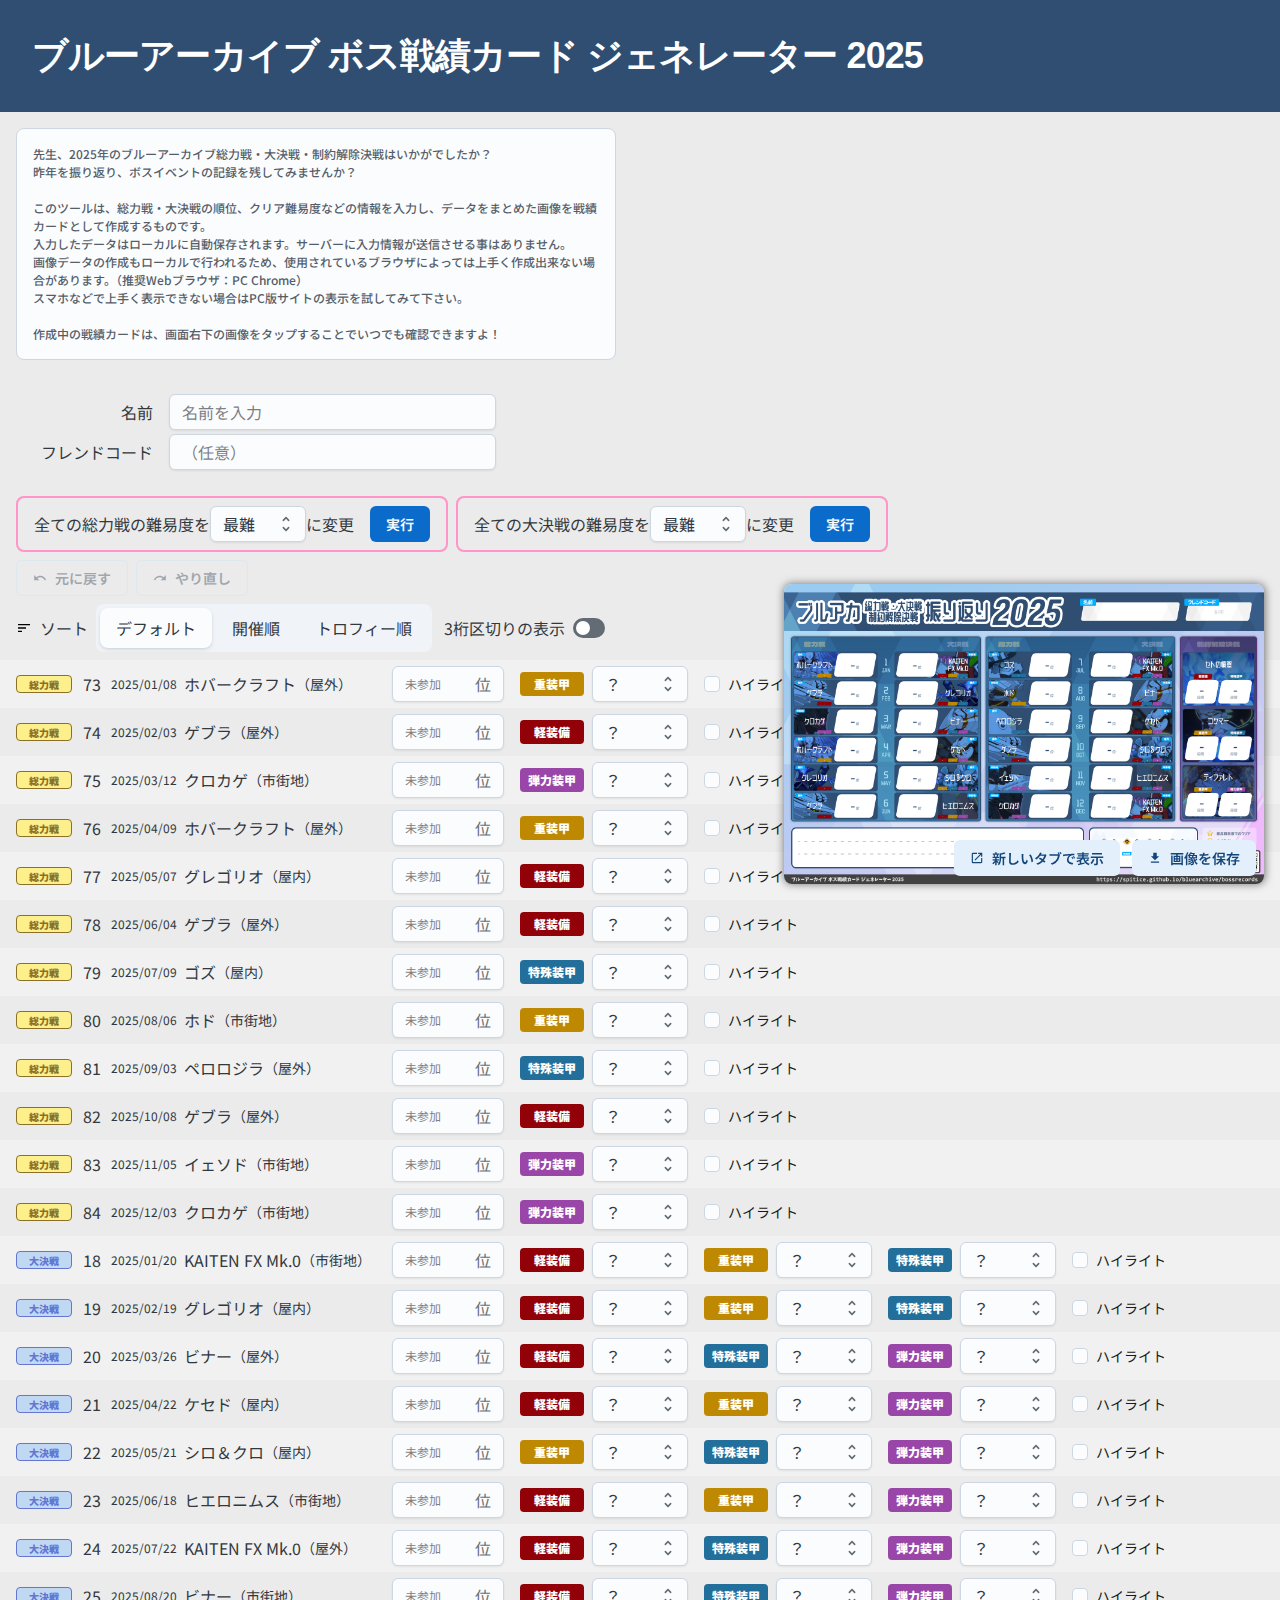
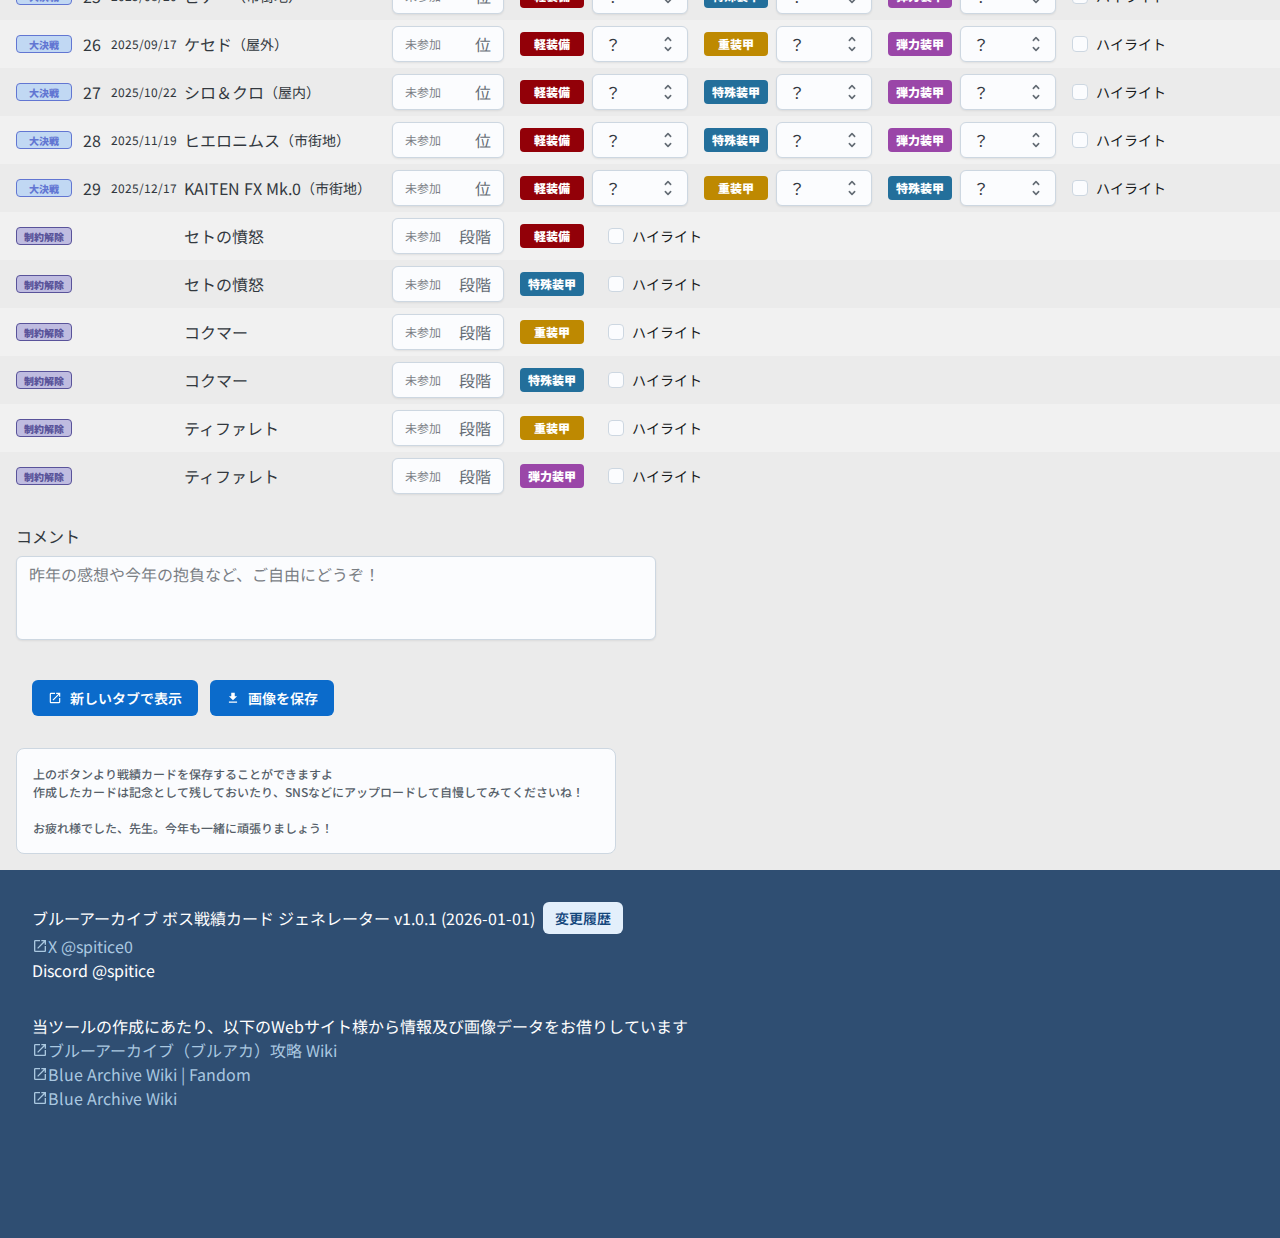
<file: bluearchive/bossrecords/index.html>
<!DOCTYPE html>
<html>
    <head>
        <meta charset="UTF-8">
        <title>ボス戦績カード ジェネレーター 2025 for ブルーアーカイブ</title>

        <meta name="viewport" content="initial-scale=1, width=device-width" />

        <link rel="stylesheet" type="text/css" href="./index.css" />

        <link href="https://fonts.googleapis.com/css2?family=Noto+Sans+JP:wght@100..900&display=swap" rel="stylesheet">
    </head>
    <body>
        <div id="root"></div>
        <script src="./index.js"></script>
    </body>
</html>
</file>
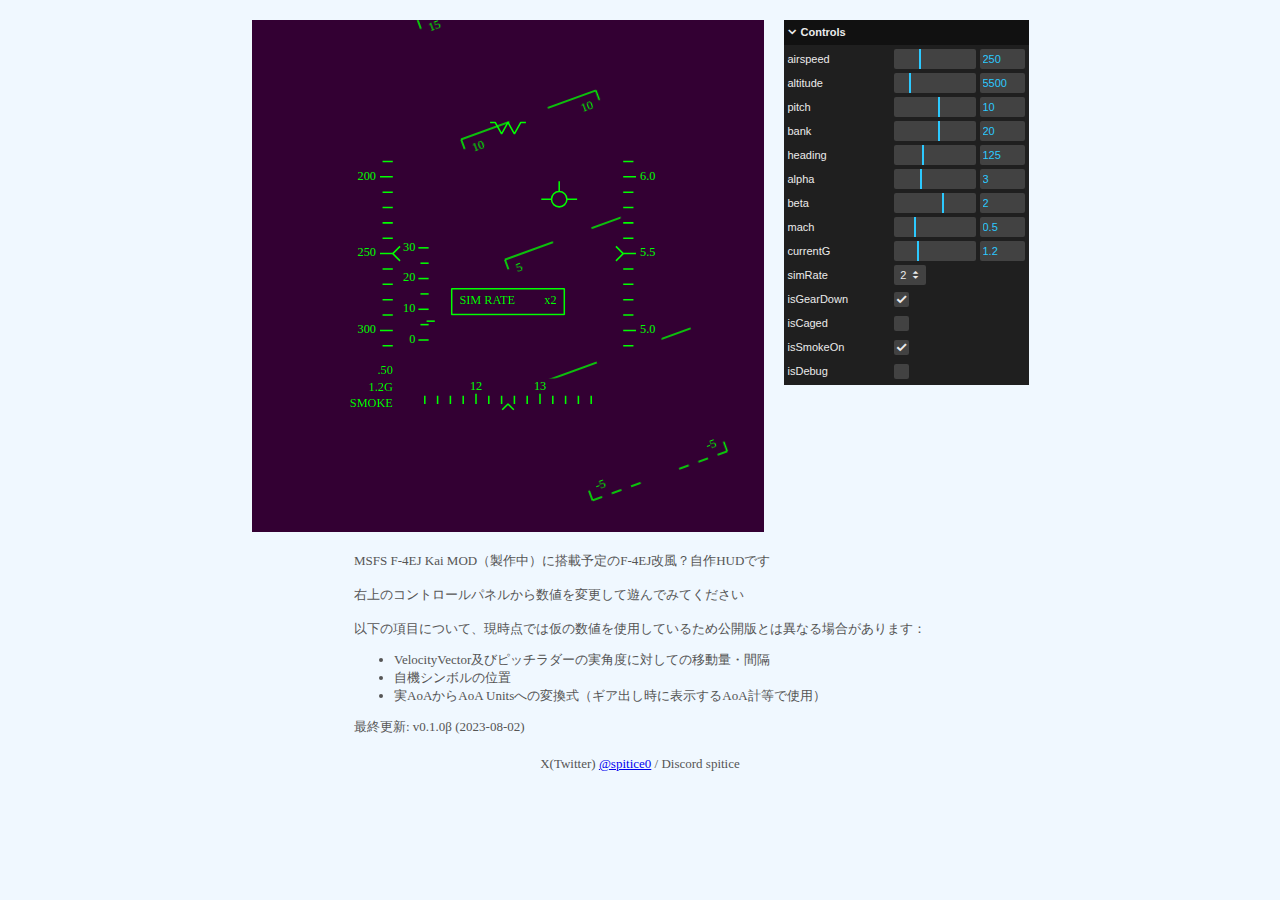
<file: msfs/f4/index.html>
<!DOCTYPE html>
<html>
    <head>
        <meta charset="UTF-8">
        <title>MSFS F-4EJ Kai MOD</title>

        <link rel="stylesheet" type="text/css" href="./index.css" />
    </head>
    <body>
        <div id="Root">
            <div id="AppContainer">
                <div id="AppRoot"></div>
                <div id="AppToolbar"></div>
            </div>

            <div id="Description">
                MSFS F-4EJ Kai MOD（製作中）に搭載予定のF-4EJ改風？自作HUDです<br/>
                <br/>
                右上のコントロールパネルから数値を変更して遊んでみてください<br/>
                <br/>
                以下の項目について、現時点では仮の数値を使用しているため公開版とは異なる場合があります：
                <ul>
                    <li>VelocityVector及びピッチラダーの実角度に対しての移動量・間隔</li>
                    <li>自機シンボルの位置</li>
                    <li>実AoAからAoA Unitsへの変換式（ギア出し時に表示するAoA計等で使用）</li>
                </ul>
                最終更新: v0.1.0β (2023-08-02)
            </div>

            <div id="Footer">
                X(Twitter) <a href="https://twitter.com/spitice0">@spitice0</a> / Discord spitice
            </div>
        </div>

        <script src="./index.js"></script>
    </body>
</html>
</file>
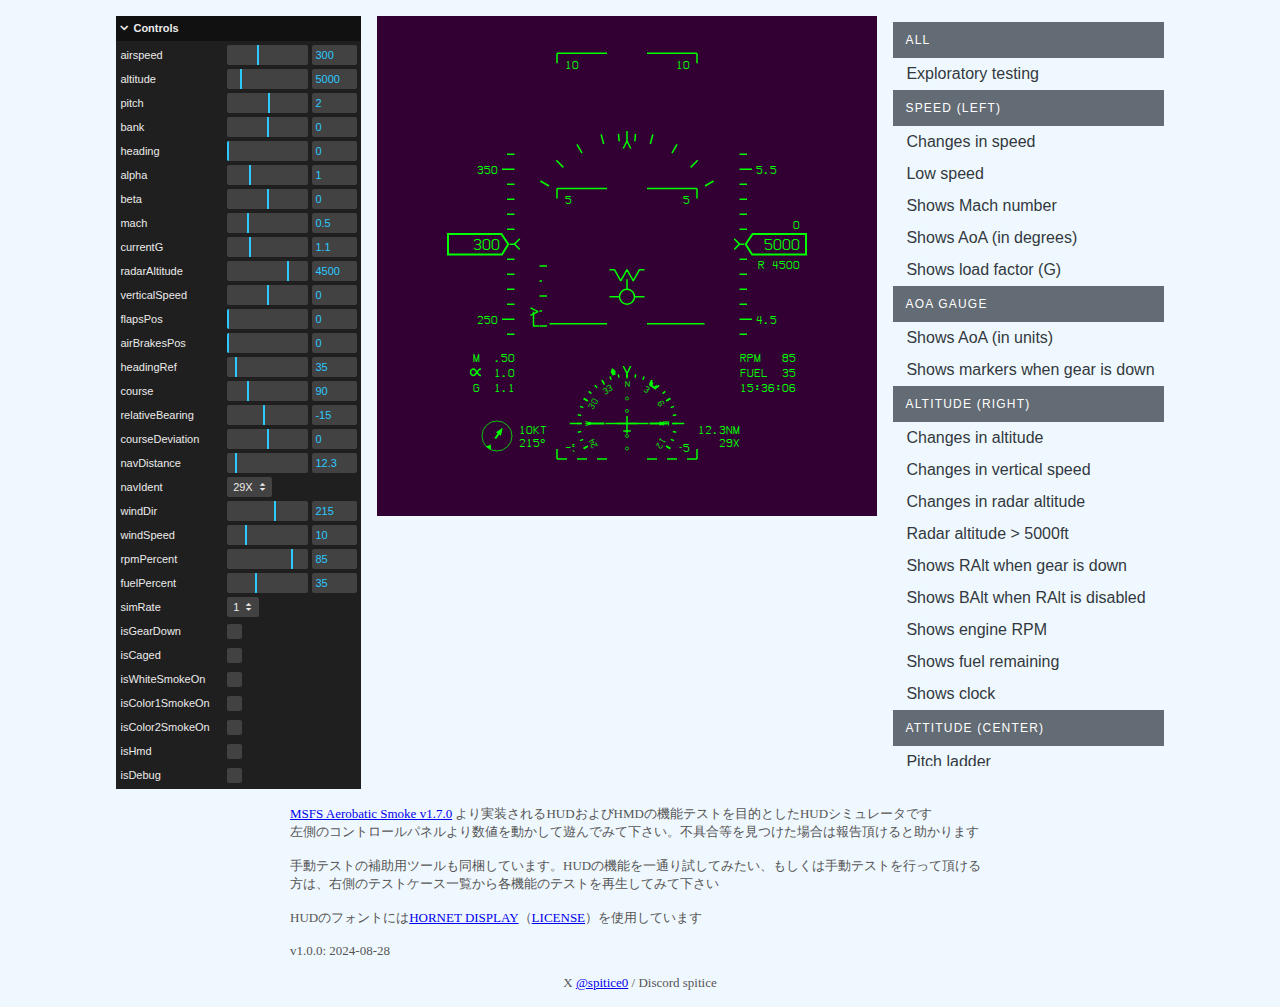
<file: msfs/hud/index.html>
<!DOCTYPE html>
<html>
    <head>
        <meta charset="UTF-8">
        <title>MSFS Aerobatic Smoke HUD</title>

        <link rel="stylesheet" type="text/css" href="./index.css" />
    </head>
    <body>
        <div id="Root">
            <div id="AppContainer">
                <div id="AppToolbar"></div>
                <div id="AppRoot"></div>
            </div>

            <div id="Description">
                <a href="https://github.com/spitice/aerobatic-smoke/releases">MSFS Aerobatic Smoke v1.7.0</a> より実装されるHUDおよびHMDの機能テストを目的としたHUDシミュレータです<br/>
                左側のコントロールパネルより数値を動かして遊んでみて下さい。不具合等を見つけた場合は報告頂けると助かります<br/>
                <br/>
                手動テストの補助用ツールも同梱しています。HUDの機能を一通り試してみたい、もしくは手動テストを行って頂ける方は、右側のテストケース一覧から各機能のテストを再生してみて下さい<br/>
                <br/>
                HUDのフォントには<a href="https://github.com/0x408/hornet-display/">HORNET DISPLAY</a>（<a href="./fonts/HornetDisplay_LICENSE.txt">LICENSE</a>）を使用しています<br/>
                <br/>
                v1.0.0: 2024-08-28
            </div>

            <div id="Footer">
                X <a href="https://x.com/spitice0">@spitice0</a> / Discord spitice
            </div>
        </div>

        <script src="./index.js"></script>
    </body>
</html>
</file>
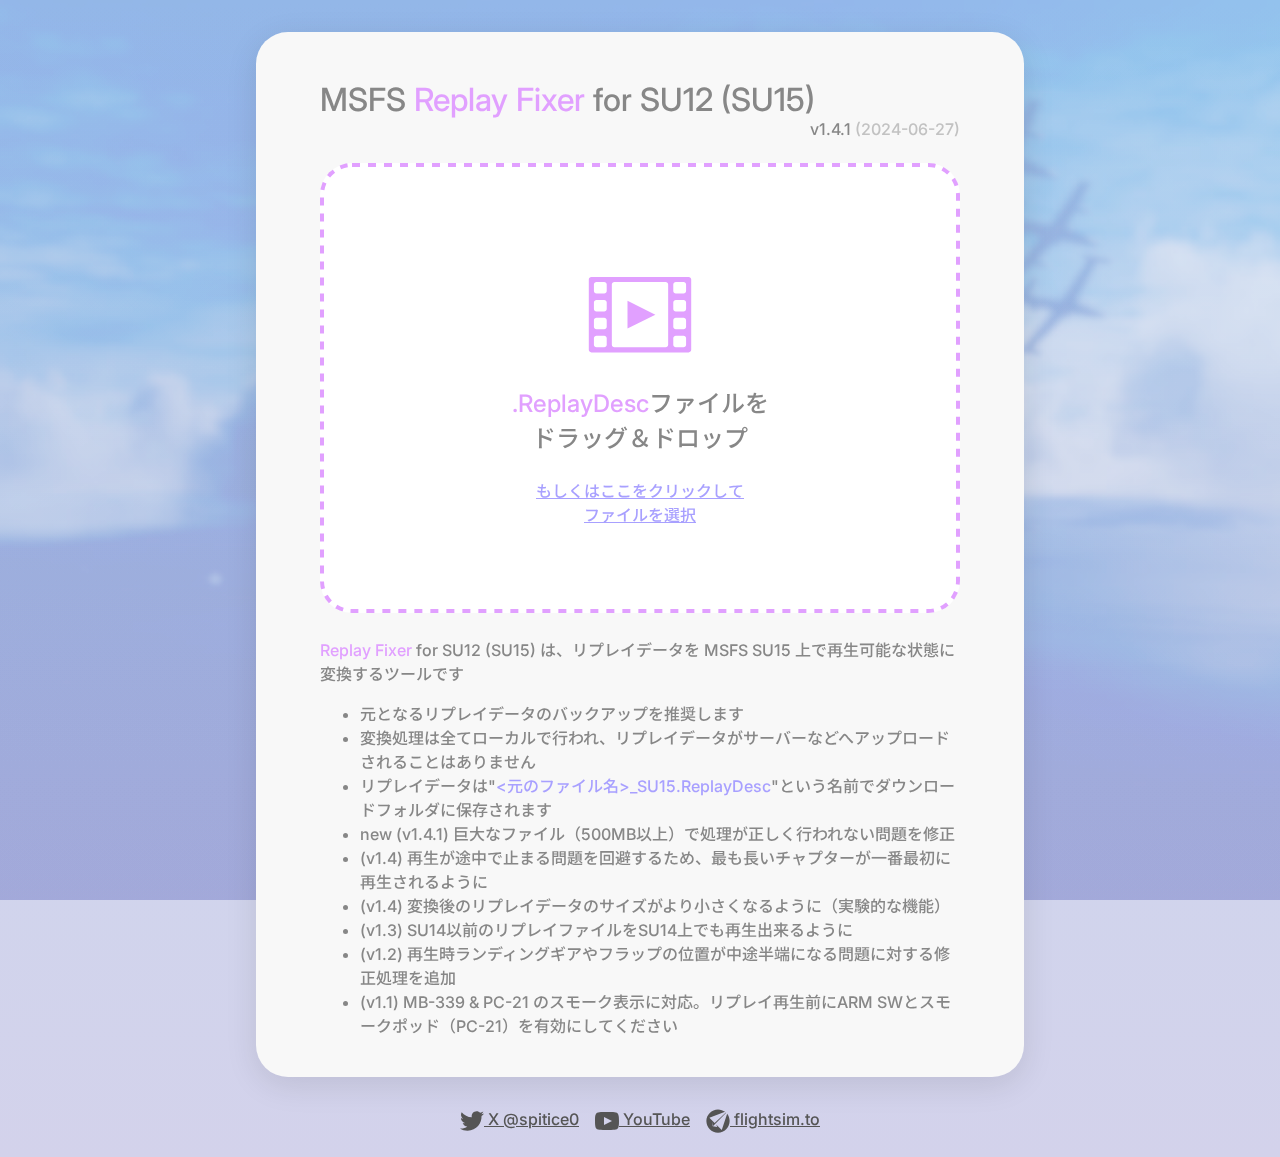
<file: msfs/replay-su12/index.html>
<!DOCTYPE html>
<html lang="ja-JP">
    <head>
        <meta charset="UTF-8">
        <title>MSFS Replay Fixer for SU12</title>

        <link rel="stylesheet" type="text/css" href="./index.css" />
    </head>
    <body>
        <div id="Overlay"></div>
        <div id="root"></div>
        <script src="./index.js"></script>
    </body>
</html>
</file>
<file: bluearchive/bossrecords/index.css>
html,body{margin:0;padding:0;box-sizing:border-box;background-color:#ebebeb}*,*:before,*:after{box-sizing:inherit}#root{width:100%;height:100%}
</file>
<file: msfs/f4/index.css>
.styles__hud--oppdJ{font-family:"Arial bd";position:absolute;width:100%;height:100%}.styles__hudRegion--a7MR6{fill:none}.styles__isDebug--GouIa .styles__hudRegion--a7MR6{fill:rgba(193,141,214,.2)}.styles__hudLayer--EVrog{position:absolute}.styles__debugLayer--HxG89 .styles__debugGridLine--aWSe3{stroke-width:2px;stroke:#fff;opacity:.5}.styles__debugLayer--HxG89 .styles__debugCircle--c5yT6{fill:none;stroke-width:1px;stroke:#fff;opacity:.5}.styles__label--aKpjM{font-size:24px;font-weight:400;fill:lime}.styles__airspeed--cK5vj .styles__label--aKpjM,.styles__altitude--wl0bx .styles__label--aKpjM,.styles__alpha--RpNCz .styles__label--aKpjM{dominant-baseline:middle}.styles__airspeed--cK5vj .styles__label--aKpjM,.styles__alpha--RpNCz .styles__label--aKpjM{text-anchor:end}.styles__altitude--wl0bx .styles__label--aKpjM{text-anchor:start}.styles__heading--goKEX .styles__label--aKpjM{text-anchor:middle;dominant-baseline:auto}.styles__pitchLabel--mdCtE.styles__left--SCs5Q{text-anchor:start}.styles__pitchLabel--mdCtE.styles__right--XGeSF{text-anchor:end}.styles__pitchLabel--mdCtE.styles__positive--FCxEw{dominant-baseline:hanging}.styles__pitchLabel--mdCtE.styles__negative--t_iZi{dominant-baseline:auto}.styles__infoLeft--HzK_d{dominant-baseline:hanging}.styles__infoLeft--HzK_d{text-anchor:end}.styles__gravityPoleLabel--TX8Ye{font-size:20px;text-anchor:middle;dominant-baseline:middle}.styles__simRateLabel--GB6md{dominant-baseline:middle}.styles__simRateLabel--GB6md.styles__left--SCs5Q{text-anchor:start}.styles__simRateLabel--GB6md.styles__right--XGeSF{text-anchor:end}.styles__grad1--r2DPT,.styles__grad2--n9EkU,.styles__bug--hltfZ,.styles__whiskey--zmL3C,.styles__vv--ogeEH,.styles__pitchLine--DD3fB,.styles__horizonLine--yMc0g,.styles__gravityPole--OPEcc,.styles__simRateBox--fPlzR{stroke:lime;stroke-width:3px;stroke-linecap:butt;stroke-linejoin:bevel;fill:none}.styles__pitchLine--DD3fB.styles__negative--t_iZi{stroke-dasharray:20}.styles__gravityPole--OPEcc.styles__negative--t_iZi.styles__cross--OmCs4{stroke-dasharray:10}.styles__gravityPole--OPEcc.styles__negative--t_iZi.styles__circle--IlSDF{stroke-dasharray:20.9439510239 10.471975512;stroke-dashoffset:10.471975512}@keyframes styles__blink--MOkyE{0%{opacity:1}50%{opacity:1}51%{opacity:0}100%{opacity:0}}.styles__blink--MOkyE{animation:styles__blink--MOkyE 1s infinite}
:root{--screenHeight: 1080;--backgroundColorPanel: rgba(0, 0, 0, 0.5);--fontSizeDefault: calc(var(--screenHeight) * (48px / 2160));--contentMargin: calc(var(--screenHeight) * (6px / 2160));--primaryColor: #00b4ff;--accentColor: #FFD300}html,body{margin:0;padding:0;box-sizing:border-box}*,*:before,*:after{box-sizing:inherit}body{background-color:#f0f8ff}#Root{display:flex;flex-direction:column;align-items:center;padding:20px;gap:20px}#AppContainer{display:flex;flex-direction:row;gap:20px}#Description,#Footer{font-size:small;color:#555}.index__hudPreview--ZQSTZ{position:relative;width:512px;height:512px;background-color:#303}
</file>
<file: msfs/hud/index.css>
.styles__hud--TTuNp{font-family:"HornetDisplay-Bold";position:absolute;width:100%;height:100%}.styles__hud--TTuNp.styles__isWeb--P7R9U .styles__label--NqjAu{font-weight:900}.styles__hud--TTuNp:not(.styles__isWeb--P7R9U){filter:drop-shadow(0px 0px 1px #00FF00);text-shadow:-0.5px -0.5px 0 lime,.5px -0.5px 0 lime,-0.5px .5px 0 lime,.5px .5px 0 lime}.styles__hudRegion--RaiK9{fill:none}.styles__isDebug--F8JwI .styles__hudRegion--RaiK9{fill:rgba(193,141,214,.2)}.styles__hudLayer--Ji2Gv{position:absolute}.styles__debugLayer--ViMsy .styles__debugGridLine--MbjBu{stroke-width:2px;stroke:#fff;opacity:.5}.styles__debugLayer--ViMsy .styles__debugCircle--MyRWC{fill:none;stroke-width:1px;stroke:#fff;opacity:.5}.styles__label--NqjAu{font-size:24px;fill:lime;white-space:pre}.styles__airspeed--KQJ7O .styles__label--NqjAu,.styles__altitude--g3Iit .styles__label--NqjAu,.styles__alpha--aJHqy .styles__label--NqjAu{dominant-baseline:central}.styles__airspeed--KQJ7O .styles__label--NqjAu,.styles__alpha--aJHqy .styles__label--NqjAu{text-anchor:end}.styles__altitude--g3Iit .styles__label--NqjAu{text-anchor:start}.styles__hsiCompass--J4v1u .styles__label--NqjAu{font-size:18px;dominant-baseline:hanging;text-anchor:middle}.styles__heading--oYkbb .styles__label--NqjAu{text-anchor:middle;dominant-baseline:auto}.styles__pitchLabel--vY4ZQ.styles__left--zL6yx{text-anchor:start}.styles__pitchLabel--vY4ZQ.styles__right--J6DFl{text-anchor:end}.styles__pitchLabel--vY4ZQ.styles__positive--G5cxQ{dominant-baseline:hanging}.styles__pitchLabel--vY4ZQ.styles__negative--QXX8p{dominant-baseline:auto}.styles__infoLeft--_R_6A,.styles__infoRight--lTFYE{dominant-baseline:hanging}.styles__infoLeft--_R_6A{text-anchor:end}.styles__infoRight--lTFYE{text-anchor:start}.styles__gravityPoleLabel--UI_qo{font-size:24px;text-anchor:middle;dominant-baseline:central}.styles__simRateLabel--WFP1V{dominant-baseline:central}.styles__simRateLabel--WFP1V.styles__left--zL6yx{text-anchor:start}.styles__simRateLabel--WFP1V.styles__right--J6DFl{text-anchor:end}.styles__airspeedLabel--sAxsP,.styles__altitudeLabel--XK7SN{dominant-baseline:central;text-anchor:end;font-size:32px}.styles__secondaryAlttitudeLabel--SebBy{text-anchor:end;dominant-baseline:central}.styles__windInfoLabel--5ADAe,.styles__navInfoLabel--bPTeQ{text-anchor:end}.styles__windInfoLabel--5ADAe.styles__upper--eO1Kn,.styles__navInfoLabel--bPTeQ.styles__upper--eO1Kn{dominant-baseline:auto}.styles__windInfoLabel--5ADAe.styles__lower--ZJAIm,.styles__navInfoLabel--bPTeQ.styles__lower--ZJAIm{dominant-baseline:hanging}.styles__smokeLabel--d2aXO{font-size:18px;text-anchor:middle;dominant-baseline:auto}.styles__grad1--fsgAG,.styles__grad2--kyYl3,.styles__bug--PNWRy,.styles__whiskey--IjHse,.styles__vv--bTG1q,.styles__pitchLine--jQtQx,.styles__horizonLine--Fdrf1,.styles__simRateBox--FVKXY,.styles__marker--vc3Cz,.styles__lubberLine--t38Mh,.styles__aircraftSymbol--h9czk,.styles__courseDeviationIndicator--Zqayc,.styles__secondaryControlSurfaceProgress--o3DAQ,.styles__alphaSymbol--f__MP,.styles__primaryLabelBoxSimple--a6cB8{stroke:lime;stroke-width:3px;stroke-linecap:butt;stroke-linejoin:bevel;fill:none}.styles__gravityPole--WVoJO,.styles__courseDeviationScale--TmfuA,.styles__windCircle--e8kBJ,.styles__approachSlopeLine--IxFho{stroke:lime;stroke-width:1.5px;stroke-linecap:butt;stroke-linejoin:bevel;fill:none}.styles__pitchLine--jQtQx.styles__negative--QXX8p,.styles__approachSlopeLine--IxFho{stroke-dasharray:20}.styles__gravityPole--WVoJO.styles__negative--QXX8p.styles__cross--JYAqT{stroke-dasharray:10}.styles__gravityPole--WVoJO.styles__negative--QXX8p.styles__circle--cZxHU{stroke-dasharray:20.9439510239 10.471975512;stroke-dashoffset:10.471975512}.styles__primaryLabelBox--Npod5,.styles__headingRef--nQlFS,.styles__courseArrow--bbe_I,.styles__relativeBearing--eFraZ,.styles__secondaryControlSurfaceIndicator--ziMI4,.styles__windArrow--y9idZ,.styles__smokeIndicatorRing--RcRIY,.styles__smokeIndicatorFlag--QIPJP{fill:lime}.styles__alphaMarker--tcJjR,.styles__secondaryControlSurfaceMarker--jMlYs,.styles__approachSlope--Ow36L,.styles__smokeIndicatorRing--RcRIY,.styles__smokeIndicatorFlag--QIPJP{opacity:0;transition:opacity .5s}.styles__alphaMarker--tcJjR.styles__enabled--qa175,.styles__secondaryControlSurfaceMarker--jMlYs.styles__enabled--qa175,.styles__approachSlope--Ow36L.styles__enabled--qa175,.styles__smokeIndicatorRing--RcRIY.styles__enabled--qa175,.styles__smokeIndicatorFlag--QIPJP.styles__enabled--qa175{opacity:1}.styles__smokeLabel--d2aXO{opacity:0}.styles__smokeLabel--d2aXO.styles__enabled--qa175{opacity:1}@keyframes styles__blink--Fpl4t{0%{opacity:1}50%{opacity:1}51%{opacity:0}100%{opacity:0}}.styles__blink--Fpl4t,.styles__blinkBug--Jd2ee .styles__bug--PNWRy{animation:styles__blink--Fpl4t 1s infinite}.styles__hidden--ac2j2{display:none}
:root{--screenHeight: 1080;--backgroundColorPanel: rgba(0, 0, 0, 0.5);--fontSizeDefault: calc(var(--screenHeight) * (48px / 2160));--contentMargin: calc(var(--screenHeight) * (6px / 2160));--primaryColor: #00b4ff;--accentColor: #FFD300}@font-face{font-family:"HornetDisplay-Bold";src:url("./fonts/HornetDisplay-Bold.ttf") format("truetype");font-weight:normal;font-style:normal}html,body{margin:0;padding:0;box-sizing:border-box}*,*:before,*:after{box-sizing:inherit}body{background-color:#f0f8ff}#Root{display:flex;flex-direction:column;align-items:center;padding:16px;gap:16px}#AppContainer{display:flex;flex-direction:row;gap:16px}#Description,#Footer{font-size:small;color:#555}#Description{max-width:700px}.lil-gui .controller.disabled{opacity:1}.lil-gui .controller.disabled .name{background-color:#ee24ab}.lil-gui .controller.disabled .widget{opacity:.6}
</file>
<file: msfs/replay-su12/index.css>
@import url(https://fonts.googleapis.com/css2?family=Inter:wght@700&family=Noto+Sans+JP:wght@500&display=swap);
:root{--screenHeight: 1080;--backgroundColorPanel: rgba(0, 0, 0, 0.5);--fontSizeDefault: calc(var(--screenHeight) * (48px / 2160));--contentMargin: calc(var(--screenHeight) * (6px / 2160));--primaryColor: #E1A0FF;--accentColor: #A8A0FF}html,body{margin:0;padding:0;box-sizing:border-box;min-height:100%}*,*:before,*:after{box-sizing:inherit}*>*{font-family:"Inter","Noto Sans JP",Roboto;font-weight:500}body{background:linear-gradient(#C9DBF1, #D3D2EB)}#Overlay{z-index:-100;position:fixed;width:100vw;height:100vh;background-image:url("./bg_overlay.jpg");background-size:cover;background-position:center center;mix-blend-mode:overlay}#root{display:flex;flex-direction:column;align-items:center}
.FileSelector__dndArea--dKzHd{width:100%;height:50vh;margin:24px 0px;background-color:#fff;border-radius:32px;background-image:url("data:image/svg+xml,%3csvg width='100%25' height='100%25' xmlns='http://www.w3.org/2000/svg'%3e%3crect width='100%25' height='100%25' fill='none' rx='32' ry='32' stroke='%23E1A0FFFF' stroke-width='8' stroke-dasharray='8%2c 8' stroke-dashoffset='0' stroke-linecap='butt'/%3e%3c/svg%3e");display:flex;flex-direction:column;justify-content:center;align-items:center;text-align:center;gap:24px;user-select:none}.FileSelector__dndDesc--N9ES1{display:flex;flex-direction:column;align-items:center;width:100%;font-size:x-large;overflow-wrap:normal}.FileSelector__dndDesc--N9ES1 img{width:10vw}.FileSelector__dndDesc--N9ES1 .FileSelector__highlight--F0ySb{color:#e1a0ff}.FileSelector__fileOpenDesc--T8CNp{text-decoration:underline;color:#a8a0ff}.FileSelector__replayFileInput--uiT11{display:none}
.Main__main--mM8HU{margin:32px;padding:24px 64px;width:60vw;background-color:#f8f8f8;color:#878787;border-radius:32px;box-shadow:0 8px 32px rgba(0,0,0,.1)}.Main__header--o73hY{padding-top:24px}.Main__title--prscq{font-size:xx-large}.Main__title--prscq .Main__highlight--eJosy{color:#e1a0ff}.Main__versionInfo--hN52P{text-align:right}.Main__versionInfo--hN52P .Main__highlight--eJosy{color:#c2c2c2}.Main__footer--M072t .Main__highlight--eJosy{color:#e1a0ff}.Main__footer--M072t .Main__filename--w7jtY{color:#a8a0ff}
.Footer__footer--MxMYf{padding-bottom:24px;display:flex;gap:16px}.Footer__link--nVx1z{display:inline-block;color:#555}.Footer__link--nVx1z img{vertical-align:middle;width:24px;height:24px}
</file>
